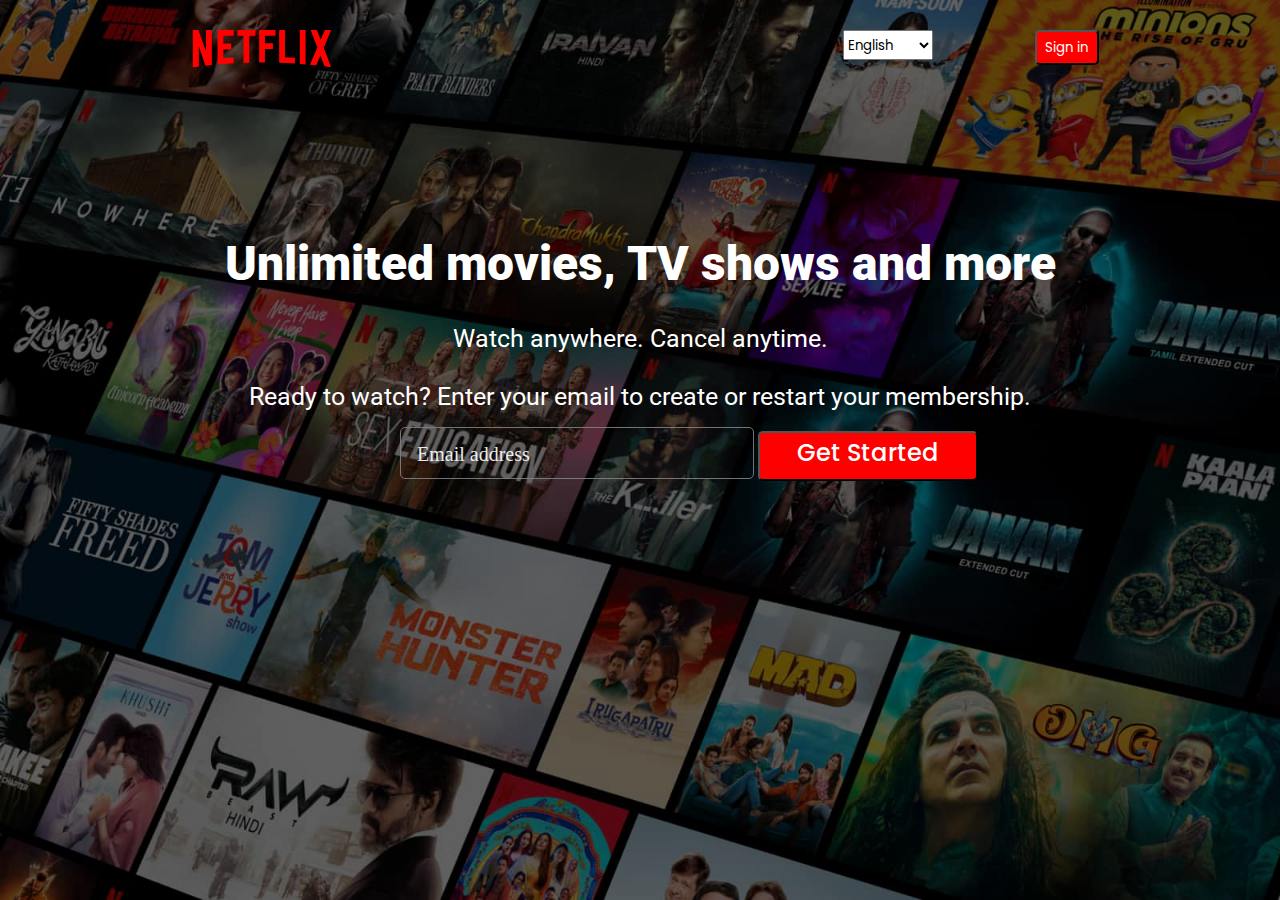
<file: index.html>
<!DOCTYPE html>
<html lang="en">
<head>
    <meta charset="UTF-8">
    <meta name="viewport" content="width=device-width, initial-scale=1.0">
    <title>Netflix India – Watch TV Shows Online, Watch Movies Online</title>
    <link rel="icon" type="image/x-icon" href="netflix_logo_icon_170919.ico">
    <link rel="stylesheet" href="https://cdnjs.cloudflare.com/ajax/libs/font-awesome/6.4.2/css/all.min.css" 
    integrity="sha512-z3gLpd7yknf1YoNbCzqRKc4qyor8gaKU1qmn+CShxbuBusANI9QpRohGBreCFkKxLhei6S9CQXFEbbKuqLg0DA==" 
    crossorigin="anonymous" referrerpolicy="no-referrer" />
    <link rel="stylesheet" href="styles.css">
    <link rel="preconnect" href="https://fonts.googleapis.com">
    <link rel="preconnect" href="https://fonts.gstatic.com" crossorigin>
    <link href="https://fonts.googleapis.com/css2?family=Poppins:wght@100;400;500&display=swap" rel="stylesheet">
    <link href="https://fonts.googleapis.com/css2?family=Poppins:wght@100;400;500&family=Roboto:wght@400;700&display=swap" rel="stylesheet">
</head>
<body>
  <div id="wrapper">
    <div class="front-page">
        <div class="blackLayer"></div>
        <div class="header">
            <div class="logo">
                <svg viewBox="0 0 111 30" version="1.1" xmlns="http://www.w3.org/2000/svg" xmlns:xlink="http://www.w3.org/1999/xlink" aria-hidden="true" role="img" class="logo-heading"><g><path fill="red" d="M105.06233,14.2806261 L110.999156,30 C109.249227,29.7497422 107.500234,29.4366857 105.718437,29.1554972 L102.374168,20.4686475 L98.9371075,28.4375293 C97.2499766,28.1563408 95.5928391,28.061674 93.9057081,27.8432843 L99.9372012,14.0931671 L94.4680851,-5.68434189e-14 L99.5313525,-5.68434189e-14 L102.593495,7.87421502 L105.874965,-5.68434189e-14 L110.999156,-5.68434189e-14 L105.06233,14.2806261 Z M90.4686475,-5.68434189e-14 L85.8749649,-5.68434189e-14 L85.8749649,27.2499766 C87.3746368,27.3437061 88.9371075,27.4055675 90.4686475,27.5930265 L90.4686475,-5.68434189e-14 Z M81.9055207,26.93692 C77.7186241,26.6557316 73.5307901,26.4064111 69.250164,26.3117443 L69.250164,-5.68434189e-14 L73.9366389,-5.68434189e-14 L73.9366389,21.8745899 C76.6248008,21.9373887 79.3120255,22.1557784 81.9055207,22.2804387 L81.9055207,26.93692 Z M64.2496954,10.6561065 L64.2496954,15.3435186 L57.8442216,15.3435186 L57.8442216,25.9996251 L53.2186709,25.9996251 L53.2186709,-5.68434189e-14 L66.3436123,-5.68434189e-14 L66.3436123,4.68741213 L57.8442216,4.68741213 L57.8442216,10.6561065 L64.2496954,10.6561065 Z M45.3435186,4.68741213 L45.3435186,26.2498828 C43.7810479,26.2498828 42.1876465,26.2498828 40.6561065,26.3117443 L40.6561065,4.68741213 L35.8121661,4.68741213 L35.8121661,-5.68434189e-14 L50.2183897,-5.68434189e-14 L50.2183897,4.68741213 L45.3435186,4.68741213 Z M30.749836,15.5928391 C28.687787,15.5928391 26.2498828,15.5928391 24.4999531,15.6875059 L24.4999531,22.6562939 C27.2499766,22.4678976 30,22.2495079 32.7809542,22.1557784 L32.7809542,26.6557316 L19.812541,27.6876933 L19.812541,-5.68434189e-14 L32.7809542,-5.68434189e-14 L32.7809542,4.68741213 L24.4999531,4.68741213 L24.4999531,10.9991564 C26.3126816,10.9991564 29.0936358,10.9054269 30.749836,10.9054269 L30.749836,15.5928391 Z M4.78114163,12.9684132 L4.78114163,29.3429562 C3.09401069,29.5313525 1.59340144,29.7497422 0,30 L0,-5.68434189e-14 L4.4690224,-5.68434189e-14 L10.562377,17.0315868 L10.562377,-5.68434189e-14 L15.2497891,-5.68434189e-14 L15.2497891,28.061674 C13.5935889,28.3437998 11.906458,28.4375293 10.1246602,28.6868498 L4.78114163,12.9684132 Z" fill="white"></path></g></svg>
            </div>
            <div class="lang-button">
                <label for="language"></label>                
                <select name="language" id="language">
                    <option value="1">English</option>
                    <option value="2">Hindi</option>
                    <option value="3">Other</option>
                </select>
            </div>
          <button id="top-signin" class="btn">Sign in</button>
        </div>
        <div class="content-heading content">Unlimited movies, TV shows and more</div>
        <div class="content-subheading content">
            Watch anywhere. Cancel anytime.<br><br>
            Ready to watch? Enter your email to create or restart your membership. 
        </div>  
        <div class="address">
          <label for="email" id="email"></label>
          <input class="email" type="email" autocomplete="off" id="emailAddress1" name="email" placeholder="Email address">
          <button id="getstartbtn1" class="btn btn1">Get Started
              <i class="fa-solid fa-chevron-right"></i>
          </button>
          <p id="errorMsg1" style="color: rgb(246, 250, 3); font-size:25px; font-weight:600; display:none;">
              Enter a valid email
          </p>
      </div> 
    </div><hr>
   <div class="second-page same-page">
      <div class="page-content">
        <div class="para-text">
            <h2>Enjoy on your TV.</h2>
            <p>Watch on smart TVs, PlayStation, Xbox, Chromecast, Apple TV, Blu-ray players and more.</p>
        </div>
        <div class="img-section">
            <img src="assests\tv.png" alt="" class="tv-image">
            <video src="assests\video1.m4v" autoplay loop muted class="tv-video"></video>
        </div>
       </div>
   </div><hr>
   <div class="third-page same-page">
      <div class="image-section">
        <img src="assests\feature-2.png" class="tv-image">
       </div>
       <div class="para-text">
        <h2>Download your shows to watch offline.</h2>
        <p>Save your favourites easily and always have something to watch.</p>
        </div>
   </div><hr>
  <div class="fourth-page same-page">
      <div class="para-text">
        <h2>Watch everywhere.</h2>
        <p>Stream unlimited movies and TV shows on your phone, tablet, laptop, and TV.</p>
      </div>
      <div class="image-section2">
        <img src="assests\tvandmobile.png" class="tv-image2"></img>
        <video src="assests\video2.m4v" autoplay loop muted class="tv-video2"></video>
      </div>
   </div><hr>
   <div class="fifth-page same-page">
             <div class="image-section">
                <img src="assests\children.png" class="tv-image">
             </div>
           <div class="para-text">
            <h2>Create profiles for children.</h2>
             <p>Send children on adventures with their favourite characters in a space made just for them—free with your membership.</p>
           </div>
   </div><hr>
  <div class="question-page same-page">
    <h2 class="question-heading">Frequently Asked Questions</h2>
     <div class="box">
        <div class="question-sub-heading">What is Netflix?<span class="plus-sign">+</span></div>
        <div class="plus-text hidden">Netflix is a streaming service that offers a wide variety of award-winning TV shows, movies, anime, documentaries and more – on thousands of internet-connected devices.<br><br>
          You can watch as much as you want, whenever you want, without a single ad – all for one low monthly price. There's always something new to discover, and new TV shows and movies are added every week!</div>
       </div>

       <div class="box">
        <div class="question-sub-heading">How much does Netflix cost?<span class="plus-sign">+</span></div>
        <div class="plus-text hidden">Watch Netflix on your smartphone, tablet, Smart TV, laptop, or streaming device, all for one fixed monthly fee. Plans range from<br>₹ 149 to ₹ 649 a month. No extra costs, no contracts.</div>
       </div>

       <div class="box">
        <div class="question-sub-heading">Where can I watch?<span class="plus-sign">+</span></div>
        <div class="plus-text hidden">Watch anywhere, anytime. Sign in with your Netflix account to watch instantly on the web at netflix.com from your personal computer or on any internet-connected device that offers the Netflix app, including smart TVs, smartphones, tablets, streaming media players and game consoles.<br><br>
          You can also download your favourite shows with the iOS, Android, or Windows 10 app. Use downloads to watch while you're on the go and without an internet connection. Take Netflix with you anywhere.</div>
       </div>
             
       <div class="box">
        <div class="question-sub-heading">How do I cancel?<span class="plus-sign">+</span></div>
        <div class="plus-text hidden">Netflix is flexible. There are no annoying contracts and no commitments. You can easily cancel your account online in two clicks. There are no cancellation fees – start or stop your account anytime.</div>
       </div>
       
       <div class="box">
        <div class="question-sub-heading">What can I watch on Netflix?<span class="plus-sign">+</span></div>
        <div class="plus-text hidden">Netflix has an extensive library of feature films, documentaries, TV shows, anime, award-winning Netflix originals, and more. Watch as much as you want, anytime you want.</div>
       </div>

       <div class="box">
        <div class="question-sub-heading">What can I watch on Netflix?<span class="plus-sign">+</span></div>
        <div class="plus-text hidden">The Netflix Kids experience is included in your membership to give parents control while kids enjoy family-friendly TV shows and films in their own space.<br><br>
          Kids profiles come with PIN-protected parental controls that let you restrict the maturity rating of content kids can watch and block specific titles you don’t want kids to see.</div>
       </div>
  </div>
  <div class="final-page same-page">
    <small>Ready to watch? Enter your email to create or restart your membership.
    </small>
    <div class="footer-emailbox">
      <label for="email" id="email"></label>
      <input class="email1" type="email" autocomplete="off" id="emailAddress2" name="email" placeholder="Email address">
      <button id="getstartbtn2" class="btn btn2">Get Started
          <i class="fa-solid fa-chevron-right"></i>
      </button>
      <p id="errorMsg2" style="color: rgb(240, 12, 12); font-size:25px; font-weight:600; display:none;">
          Enter a valid email
      </p>
  </div>
  <div class="footer">
      <h2>Questions? Call 000-000-000-0000</h2>
      <div class="row">
        <div class="col">
            <a href="#">FAQ</a>
            <a href="#">Investor Relations</a>
            <a href="#">Privacy</a>
            <a href="#">Speed Test</a>
        </div>
        <div class="col">
            <a href="#">Help Centre</a>
            <a href="#">Jobs</a>
            <a href="#">Cookie Preferences</a>
            <a href="#">Legal Notices</a>
        </div>
        <div class="col">
            <a href="#">Account</a>
            <a href="#">Ways to Watch</a>
            <a href="#">Corporate Information</a>
            <a href="#">Only on Netflix</a>
        </div>
        <div class="col">
            <a href="#">Media Centre</a>
            <a href="#">Terms of Use</a>
            <a href="#">Contact Us</a>
        </div>
    </div>

    <div class="lang-btn"><i class="fa-solid fa-globe"></i> English <img src="assests\down-icon.png"></div>

    <p class="copyright-text">Netflix India</p>
</div>
</body>
  <script src="app.js"></script>
</body>
</html>
</file>
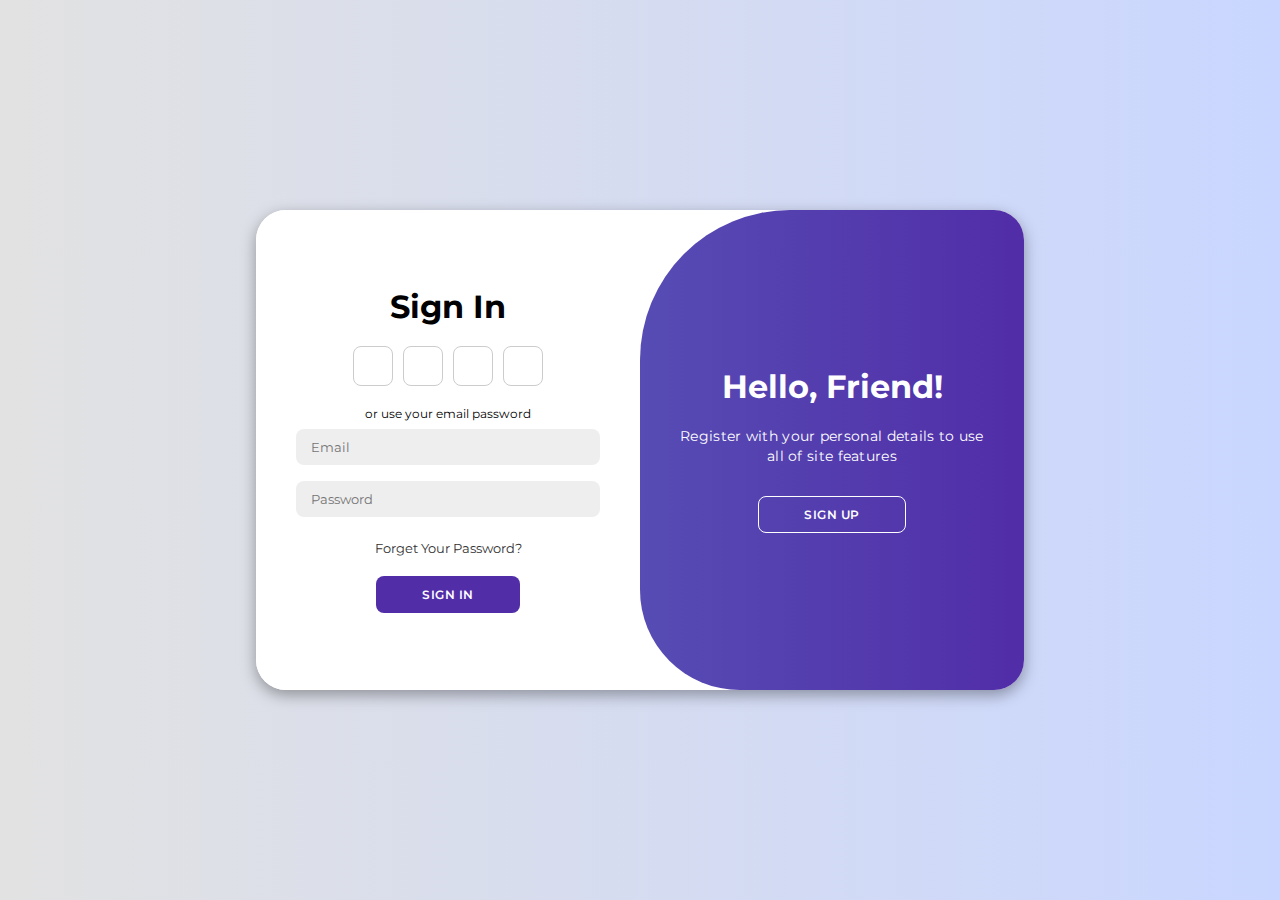
<file: loginPage/login.html>
<html>
<head>
    <title>Login Page</title>
<link rel="stylesheet" href="login.css">
</head>
<body>
    <div class="container" id="container">
        <div class="form-container sign-up">
            <form>
                <h1>Create Account</h1>
                <div class="social-icons">
                    <a href="#" class="icon"><i class="fa-brands fa-google-plus-g"></i></a>
                    <a href="#" class="icon"><i class="fa-brands fa-facebook-f"></i></a>
                    <a href="#" class="icon"><i class="fa-brands fa-github"></i></a>
                    <a href="#" class="icon"><i class="fa-brands fa-linkedin-in"></i></a>
                </div>
                <span>or use your email for registeration</span>
                <input type="text" placeholder="Name">
                <input type="email" placeholder="Email">
                <input type="password" placeholder="Password">
                <button>Sign Up</button>
            </form>
        </div>
        <div class="form-container sign-in">
            <form>
                <h1>Sign In</h1>
                <div class="social-icons">
                    <a href="#" class="icon"><i class="fa-brands fa-google-plus-g"></i></a>
                    <a href="#" class="icon"><i class="fa-brands fa-facebook-f"></i></a>
                    <a href="#" class="icon"><i class="fa-brands fa-github"></i></a>
                    <a href="#" class="icon"><i class="fa-brands fa-linkedin-in"></i></a>
                </div>
                <span>or use your email password</span>
                <input type="email" placeholder="Email">
                <input type="password" placeholder="Password">
                <a href="#">Forget Your Password?</a>
                <button>Sign In</button>
            </form>
        </div>
        <div class="toggle-container">
            <div class="toggle">
                <div class="toggle-panel toggle-left">
                    <h1>Welcome Back!</h1>
                    <p>Enter your personal details to use all of site features</p>
                    <button class="hidden" id="login">Sign In</button>
                </div>
                <div class="toggle-panel toggle-right">
                    <h1>Hello, Friend!</h1>
                    <p>Register with your personal details to use all of site features</p>
                    <button class="hidden" id="register">Sign Up</button>
                </div>
            </div>
        </div>
    </div>
    <script src="login.js"></script>
</body>
</html>
</file>
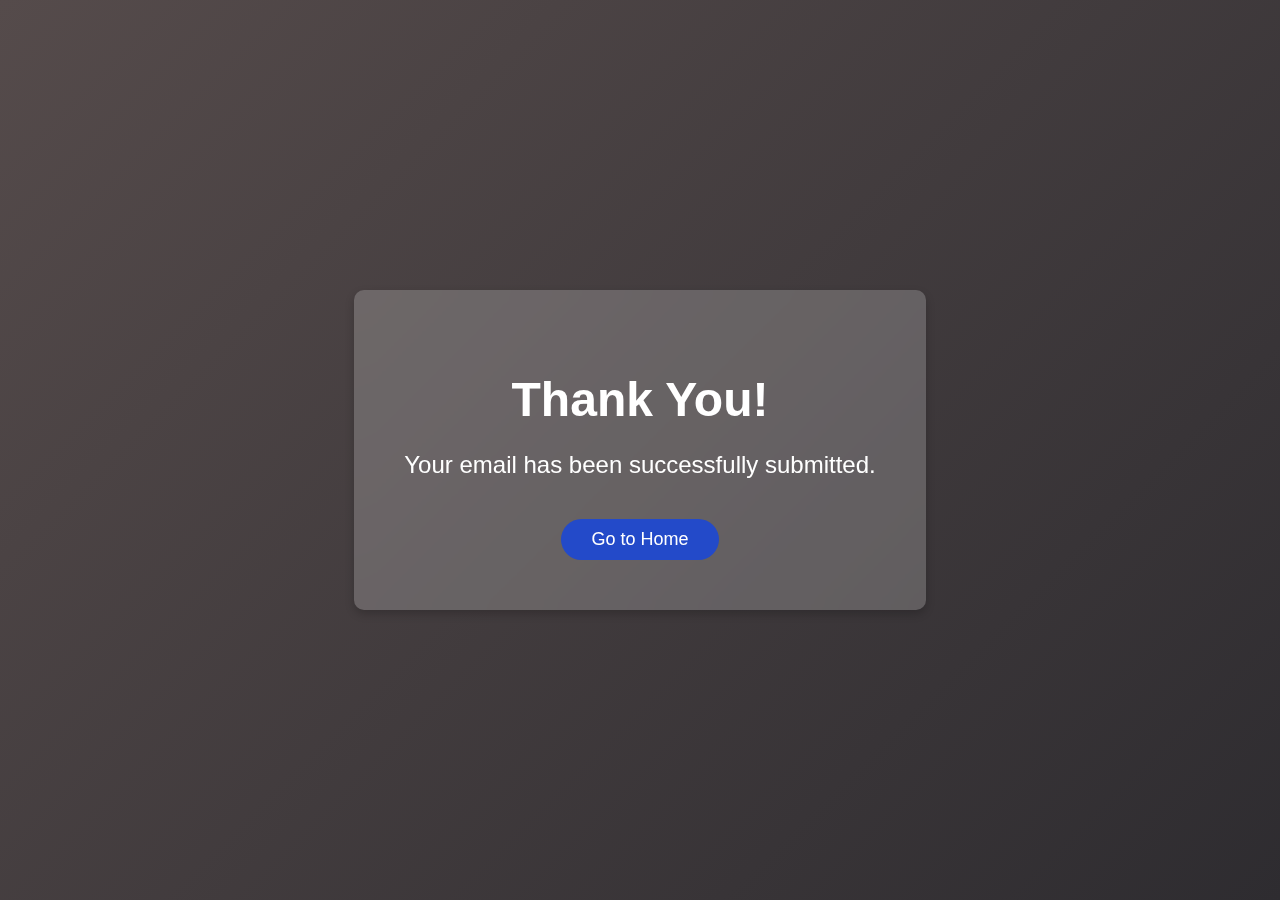
<file: thankyoupage/thankyou.html>
<!DOCTYPE html>
<html lang="en">
<head>
    <meta charset="UTF-8">
    <meta name="viewport" content="width=device-width, initial-scale=1.0">
    <title>Thank You</title>
    <link rel="stylesheet" href="thankyou.css">
</head>
<body>
    <div class="thank-you-container">
        <h1>Thank You!</h1>
        <p>Your email has been successfully submitted.</p>
        <a href="../index.html" class="home-btn">Go to Home</a>
    </div>
</body>
</html>
</file>
<file: styles.css>
*{
    margin: 0;
    padding: 0;
    font-family: 'Poppins', sans-serif;
}
#wrapper{
    height: 100vh;
    overflow-x: hidden;
}
.logo{
    width: 50%;
}
.logo-heading{
    width: 50%;
    height: 40%;
    color: red;
}
#language{
    width: 90px;
    height: 30px;
}
.header{
    position: relative;
    padding-top: 30px;
    display: flex;
    justify-content:space-evenly;
    width: 100%;
}
.front-page {
    height: 100vh;
    background: rgba(87, 82, 82, 0.5);
    background-image: url("assests/bgimage.jpg");
    background-size: cover;
    background-position: center;
    position: relative;
}
.blackLayer{
    position: absolute;
    width:100%;
    height:100%;
    background-color: black;
    opacity:0.5;
}
a{
    text-decoration: none;
    color: white;
}
.btn{
    position: relative;
    width: 5%;
    height: 35px;
    margin-right: 80px;
    color: white;
    background-color: red;
    border-radius: 5px;
}
.btn:hover{
    cursor: pointer;
    opacity: 0.8;
    transition: all 0.5s;
}
.content{
padding-top: 7rem;

}
.content-heading{
    color :white;
    font-size: 48px;
    font-weight: 1000;
    text-align: center;
    position: relative;
font-family: 'Poppins', sans-serif;
font-family: 'Roboto', sans-serif;
}
.content-subheading{
    color: white;
    font-size: 25px;
    font-weight: 400;
    text-align: center;
    padding-top: 2rem;
    position: relative;
font-family: 'Poppins', sans-serif;
font-family: 'Roboto', sans-serif;
}
.address{
    padding-top: 1rem;
    margin-left: 25rem;
    vertical-align: bottom;
}
.email{
    width: 40%;
    height: 50px;
    background: transparent;
    opacity: 0.9;
}
.btn1{
padding-bottom: 0.5rem;
width: 20%;
height: 50px;
font-family: 'Poppins', sans-serif;
font-size: 24px;
font-weight: 500;
line-height: 24px;
text-align: center;
line-height: 40px;
}
input::placeholder {
    color: white;
    font-size: 20px;
    font-weight: 500;
    padding-left: 1rem;
}
input {
    border: 0.5px solid gray;
    border-radius: 5px;
    color: white; 
    font-size: 1.5rem;
    font-family: 'Times New Roman', Times, serif;
}
#Eaddress{
    background-color:rgba(87, 82, 82, 0.5);
}
.same-page{
    color:white;
    height: 80%;
    background-color: #000;
    width: 100%;
}
.page-content{
    padding-top: 3rem;
    display: flex;
    justify-content: center;
    align-items: center;
}
.tv-image{
    height: 350px;
}
.para-text{
    padding-top: 5rem;
    display: flex;
    flex-direction: column;
    flex-wrap: wrap;
    width: 50%;
}
.para-text h2{
    font-size: 50px;
    font-weight: 500;
}
.para-text p{
    font-size: 30px;
    padding-top: 1rem;
    font-weight: 400;
}
.img-section{
    position: relative;
  z-index: 9;
}
.img-section video{
    position: absolute;
  right:0;
  left: 0;
  z-index: -1;
}
.tv-video{
    width: 95%;
    height:100%;
}
.third-page{
    display: flex;
    justify-content: center;
    align-items: center;
}
hr{
    height: 8px;
    background-color:rgb(69, 69, 69);
    border: hidden;
}
.fourth-page{
    display: flex;
    justify-content: center;
    align-items: center;
    position: relative;
}
.tv-image2{
    height: 350px;
    margin-top: 4rem;
    position: relative;
    z-index: 9;
}
.tv-video2{
    position: absolute;
  top:110px;
  right: 200px;
  z-index: 5;
  width: 22%;
  height:50%;
}
.fifth-page{
    display: flex;
    justify-content: center;
    align-items: center;
    gap:2rem;
}
.question-heading{
    font-weight: 500;
    font-size: 2.5rem;
    text-align: center;
    padding-top: 5rem;
}
.question-page{
    display: flex;
    align-items: center;
    flex-direction: column;
    gap: 2rem;
    background-color: #000;
     height: fit-content;
}
.box{
    border:2px ;
    width: 60%;
    height:fit-content;
    background-color: #303030;
    margin: 10px;
    padding: 10px;
    cursor: pointer;
    transition: all 0.3s ease;
    
}
.question-sub-heading{
    font-size: 1.5rem;
    font-weight: 500;
}
.hidden {
    display: none;
    padding-top: 10px;
}
.plus-sign{
    font-size: 2rem;
    font-weight: 400;
    float: right;
    transition: transform 0.3s ease;
    /* padding-left: 2rem; */
}
.expanded .hidden {
    display: block;
}
.expanded .plus-sign {
    transform: rotate(45deg);
}
.plus-text{
    font-size: 1.5rem;
    padding-left:1rem ;
}

.final-page{
    display: flex;
    flex-direction: column;
    padding-top: 7rem;
    height: fit-content;
}
small{
    text-align: center;
}
.footer-emailbox{
    padding-left: 17rem;
}

.email1{
    width: 60%;
    height: 50px;
    background: transparent;
    opacity: 0.9;
}
.footer {
    padding: 50px 15% 10px;
    color: #777;
}
.col{
    display: flex;
    flex-direction: column;
    flex-wrap: nowrap;
    justify-content: space-around;
    padding-top: 1rem;
    padding-left: 6rem;
}
.row{
    display: flex;
    flex-direction: row;
    gap:1rem;
    justify-content: center;
    padding-top: 2rem;
}
.lang-btn{
    width: fit-content;
 margin-left: 5rem;
    margin-top: 3rem; 
 color: white; 
     border: 1px solid white;
    padding: 10px 20px;
    border-radius: 3px;
    background: transparent; 
} 
.footer h2{
    padding-top: 5rem;
    padding-left: 10rem;
    font-weight: 400;
}
.footer .col a {
    /* display: flex; */
    color: #777;
    font-size: 14px;
    margin-bottom: 10px;
    text-decoration: none;
}
.copyright-text{
    font-size: 14px;
   padding-left: 5rem;
   padding-top: 1rem;
}

@media (max-width: 650px){
    .btn{
        width: 10%;
    }
    .content-heading{
        font-size: 30px;
    }
    .content-subheading{
        font-size: 25px;
    }
    .address{
        display: flex;
        flex-direction: column;
        gap: 1rem;
        margin-left: 15px;
    }
    .email{
        width: 60%;
        height: 40px;
        margin-left: 5rem;
    }
    .btn1{
        font-size: 14px;
        width: 30%;
        height: 45px;
        margin-left: 10rem;
    }
    .tv-image{
        height: 200px;
    }
    .para-text h2{
        padding-left: 20px;
        font-size: 20px;
    }
    .para-text p{
        padding-left: 15px;
        font-size: 16px;
    }
    .tv-image2{
        width: 290px;
        height: 264px;
    }
    .tv-video2{
        width: 30%;
        right: 66px;
    }
    .question-heading{
        font-size: 2rem;
    }
    .box{
        width: 50%;
    }
    .plus-text{
        font-size: 15px;
    }
    .footer-emailbox{
        display: flex;
        flex-direction: column;
        gap: 1rem;
        padding-left: 10rem;
        padding-top: 1rem;
    }
    .footer h2{
        font-size: 1rem;
        padding-top: 3rem;
        padding-left: 6rem;
    }
  .btn2{
     width: 35%;
     margin-left: 36px;
  }
  .row{
    gap:0.5rem;
    padding-left: 35px;
  } 
 .footer .col a{
    font-size: 10px;
  }
}
@media (651px <= width <= 1024px){
    .btn{
        width: 13%;
    }
    .content-heading{
        font-size: 30px;
    }
    .content-subheading{
        font-size: 25px;
    }
    .address{
        display: flex;
        flex-direction: column;
        gap: 1rem;
        margin-left: 15px;
    }
    .email{
        height: 40px;
        width: 60%;
        margin-left: 8rem;
    }
    .btn1{
        font-size: 25px;
        width: 40%;
        height: 45px;
        margin-top: .5rem;
        margin-left: 12rem;
    }
    .tv-image{
        height: 335px;
    }
    .para-text h2{
        padding-left: 34px;
        font-size: 28px;
    }
    .para-text p{
        padding-left: 15px;
        font-size: 18px;
    }
    .tv-image2{
        width: 290px;
        height: 264px;
    }
    .tv-video2{
        width: 30%;
        right: 100px;
    }
    .btn2{
        width:30%;
        margin-top: 0.5rem;
        margin-left: 53px;
    }
}
@media ( width > 1024px){
.btn1{
    width: 25%;
}
.tv-image2{
    height: 342px;
}
.tv-video2{
    width: 20%;
    right: 205px;
}
.btn2{
    width: 25%;
    height: 50px;
}
}
</file>
<file: loginPage/login.css>
@import url('https://fonts.googleapis.com/css2?family=Montserrat:wght@300;400;500;600;700&display=swap');

*{
    margin: 0;
    padding: 0;
    box-sizing: border-box;
    font-family: 'Montserrat', sans-serif;
}

body{
    background-color: #c9d6ff;
    background: linear-gradient(to right, #e2e2e2, #c9d6ff);
    display: flex;
    align-items: center;
    justify-content: center;
    flex-direction: column;
    height: 100vh;
}

.container{
    background-color: #fff;
    border-radius: 30px;
    box-shadow: 0 5px 15px rgba(0, 0, 0, 0.35);
    position: relative;
    overflow: hidden;
    width: 768px;
    max-width: 100%;
    min-height: 480px;
}

.container p{
    font-size: 14px;
    line-height: 20px;
    letter-spacing: 0.3px;
    margin: 20px 0;
}

.container span{
    font-size: 12px;
}

.container a{
    color: #333;
    font-size: 13px;
    text-decoration: none;
    margin: 15px 0 10px;
}

.container button{
    background-color: #512da8;
    color: #fff;
    font-size: 12px;
    padding: 10px 45px;
    border: 1px solid transparent;
    border-radius: 8px;
    font-weight: 600;
    letter-spacing: 0.5px;
    text-transform: uppercase;
    margin-top: 10px;
    cursor: pointer;
}

.container button.hidden{
    background-color: transparent;
    border-color: #fff;
}

.container form{
    background-color: #fff;
    display: flex;
    align-items: center;
    justify-content: center;
    flex-direction: column;
    padding: 0 40px;
    height: 100%;
}

.container input{
    background-color: #eee;
    border: none;
    margin: 8px 0;
    padding: 10px 15px;
    font-size: 13px;
    border-radius: 8px;
    width: 100%;
    outline: none;
}

.form-container{
    position: absolute;
    top: 0;
    height: 100%;
    transition: all 0.6s ease-in-out;
}

.sign-in{
    left: 0;
    width: 50%;
    z-index: 2;
}

.container.active .sign-in{
    transform: translateX(100%);
}

.sign-up{
    left: 0;
    width: 50%;
    opacity: 0;
    z-index: 1;
}

.container.active .sign-up{
    transform: translateX(100%);
    opacity: 1;
    z-index: 5;
    animation: move 0.6s;
}

@keyframes move{
    0%, 49.99%{
        opacity: 0;
        z-index: 1;
    }
    50%, 100%{
        opacity: 1;
        z-index: 5;
    }
}

.social-icons{
    margin: 20px 0;
}

.social-icons a{
    border: 1px solid #ccc;
    border-radius: 20%;
    display: inline-flex;
    justify-content: center;
    align-items: center;
    margin: 0 3px;
    width: 40px;
    height: 40px;
}

.toggle-container{
    position: absolute;
    top: 0;
    left: 50%;
    width: 50%;
    height: 100%;
    overflow: hidden;
    transition: all 0.6s ease-in-out;
    border-radius: 150px 0 0 100px;
    z-index: 1000;
}

.container.active .toggle-container{
    transform: translateX(-100%);
    border-radius: 0 150px 100px 0;
}

.toggle{
    background-color: #512da8;
    height: 100%;
    background: linear-gradient(to right, #5c6bc0, #512da8);
    color: #fff;
    position: relative;
    left: -100%;
    height: 100%;
    width: 200%;
    transform: translateX(0);
    transition: all 0.6s ease-in-out;
}

.container.active .toggle{
    transform: translateX(50%);
}

.toggle-panel{
    position: absolute;
    width: 50%;
    height: 100%;
    display: flex;
    align-items: center;
    justify-content: center;
    flex-direction: column;
    padding: 0 30px;
    text-align: center;
    top: 0;
    transform: translateX(0);
    transition: all 0.6s ease-in-out;
}

.toggle-left{
    transform: translateX(-200%);
}

.container.active .toggle-left{
    transform: translateX(0);
}

.toggle-right{
    right: 0;
    transform: translateX(0);
}

.container.active .toggle-right{
    transform: translateX(200%);
}
</file>
<file: thankyoupage/thankyou.css>
/* Apply some global styles */
body {
    margin: 0;
    padding: 0;
    font-family: 'Poppins', sans-serif;
    display: flex;
    justify-content: center;
    align-items: center;
    height: 100vh;
    background: linear-gradient(135deg, #554b4b, #2e2c30);
    background-size: cover;
}

.thank-you-container {
    text-align: center;
    background: rgba(255, 255, 255, 0.2);
    padding: 50px;
    border-radius: 10px;
    box-shadow: 0 4px 10px rgba(0, 0, 0, 0.2);
    backdrop-filter: blur(10px);
    color: #fff;
}

h1 {
    font-size: 48px;
    margin-bottom: 20px;
    color: #fff;
}

p {
    font-size: 24px;
    margin-bottom: 40px;
    color: #fff;
}

.home-btn {
    display: inline-block;
    padding: 10px 30px;
    border-radius: 25px;
    background-color: #234ac9;
    color: #fff;
    text-decoration: none;
    font-size: 18px;
    transition: background-color 0.3s;
}

.home-btn:hover {
    background-color: #4c8081;
    cursor: pointer;
}
</file>
